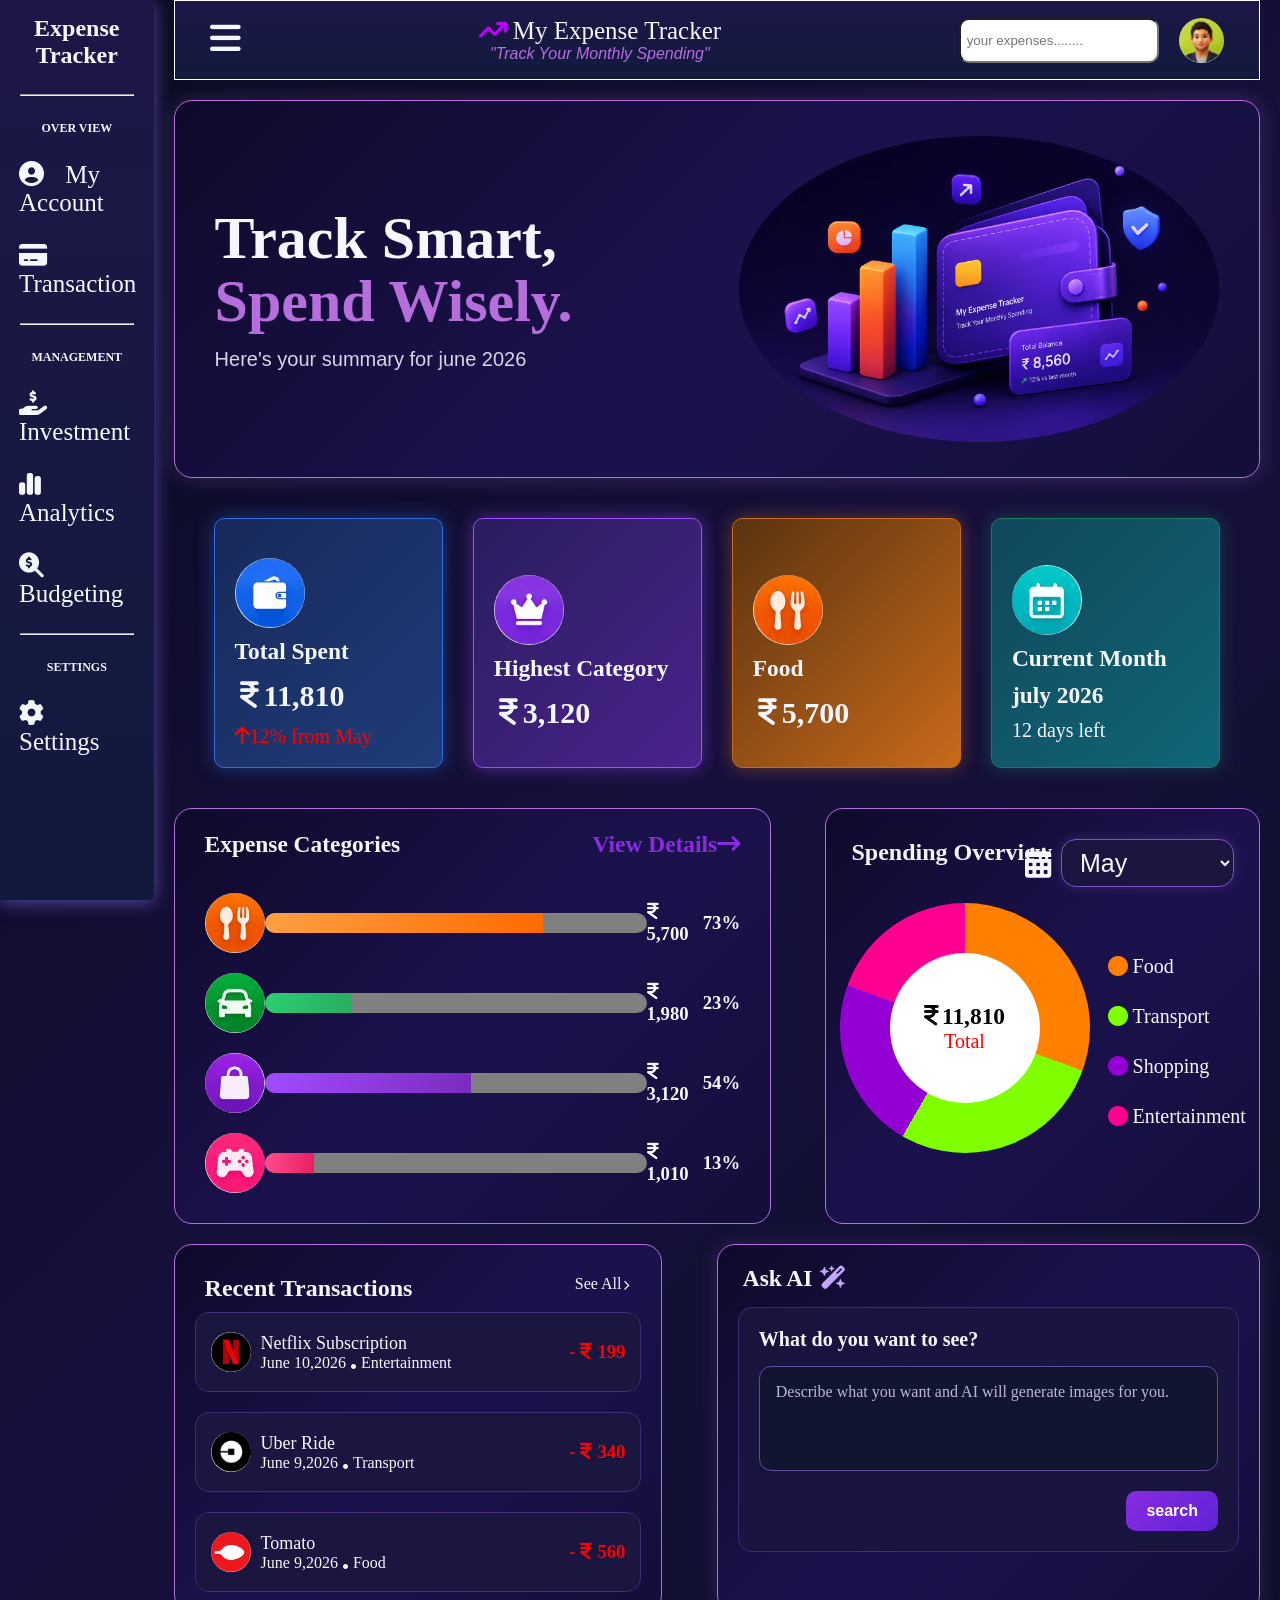
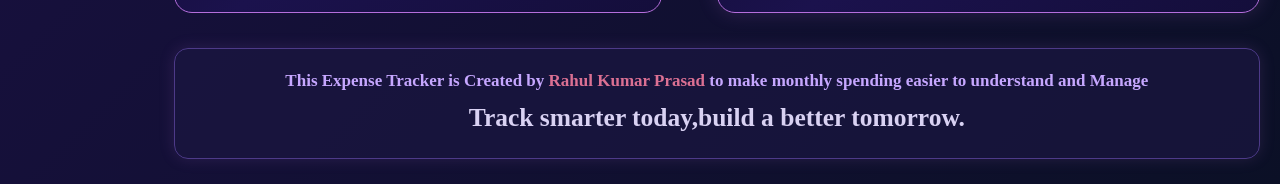
<file: miniProjects-1/index.html>
<!DOCTYPE html>
<html lang="en">
<head>
    <meta charset="UTF-8">
    <meta name="viewport" content="width=device-width, initial-scale=1.0">
    <title>My Expense Tracker</title>
    <link rel="stylesheet" href="https://cdnjs.cloudflare.com/ajax/libs/font-awesome/6.5.2/css/all.min.css">
    <link rel="stylesheet" href="test.css">
</head>
<body>
    <div id="main">
        <!-- left side......... -->
        <div id="sidebar">
           <h2>Expense<br>Tracker</h2>
           <hr>
           <h3>OVER VIEW</h3>
           <P><i class="fa-solid fa-circle-user"></i> My Account</P>
            <p><i class="fa-solid fa-credit-card"></i> Transaction</p>
            <hr>
        <h3>MANAGEMENT</h3>
        <p><i class="fa-solid fa-hand-holding-dollar"></i> Investment</p>
        <p><i class="fa-solid fa-chart-simple"></i> Analytics</p>
        <p><i class="fa-solid fa-magnifying-glass-dollar"></i> Budgeting</p>
        <hr>
        <h3>SETTINGS</h3>
        <P><i class="fa-solid fa-gear"></i> Settings</P>
        </div>


        <!-- right side............. -->
         <div id="rightPart">
             <nav id="rightMenu">
            <div class="leftGroup">
                  <i class="fa-solid fa-bars"></i>
           
            </div>
             <div id="slogan"><p id="para1"><i class="fa-solid fa-arrow-trend-up"></i> My Expense Tracker</p>
            <p id="para2">"Track Your Monthly Spending"</p>
            </div>
          
            <div class="rightGroup">
                 <input   id="search"      type="text" placeholder=" your expenses........">
            <img src="profile.jpg" alt="profile">
            </div>
           
            

          </nav>


             <section id="Hero">
            <div class="leftHero">
             <h3>Track Smart,</h3>
             <h3 class="color">Spend Wisely.</h3>
             <p>Here's your summary for june 2026</p>

         </div>
         <div class="rightHero">
            <img src="heroImage.png" alt="" class="heroImage">
         </div>
         </section>
         <section class="middlePart">
            <div class="box1">
                <img src="spent.jpg" alt="image">
                <h3>Total Spent</h3>
                <h2><i class="fa-solid fa-indian-rupee-sign"></i>11,810</h2>
                <p><i class="fa-solid fa-arrow-up"></i>12% from May</p>
            </div>
            <div class="box2">
                <img src="shopping.jpg" alt="">
                <h3>Highest Category</h3>
                <h2><i class="fa-solid fa-indian-rupee-sign"></i>3,120</h2>
            </div>
                  <div class="box4">
                <img src="food.jpg" alt="">
                <h3>Food</h3>
                <h2><i class="fa-solid fa-indian-rupee-sign"></i>5,700</h2>
            </div>
            <div class="box3">
                <img src="month.jpg" alt="">
            <h3>Current Month</h3>
           
            <h3>july 2026</h3>
            <p>12 days left</p>
            </div>
      

            
         </section>








         <section id="expenses">
            <div class="leftExpense">
                  <div class="titles">
                <h3>Expense Categories</h3>
                <h3>View Details<i class="fa-solid fa-arrow-right-long"></i></h3>
            </div>
            <div class="category">
                <div class="food">
                    <img src="food.jpg" alt="">
                    <div class="progressBar">
                        <div class="progressFood"></div>
                    </div>
                    <h3><i class="fa-solid fa-indian-rupee-sign"></i> 5,700</h3>
                    <h3>73%</h3>

                </div>
                 <!-- 2nd caategory......... -->
                    <div class="transport">
                    <img src="transport2.jpg" alt="">
                    <div class="progressBar">
                        <div class="progressTransport"></div>
                    </div>
                    <h3><i class="fa-solid fa-indian-rupee-sign"></i> 1,980</h3>
                    <h3>23%</h3>

                </div>
                <!-- 3rd category........... -->
                   <div class="shopping">
                    <img src="shoping2.jpg" alt="">
                    <div class="progressBar">
                        <div class="progressShopping"></div>
                    </div>
                    <h3><i class="fa-solid fa-indian-rupee-sign"></i> 3,120</h3>
                    <h3>54%</h3>

                </div>
                <!-- 4th category........ -->
                   <div class="entertainment">
                    <img src="entertainment.jpg" alt="">
                    <div class="progressBar">
                        <div class="progressEntertainment"></div>
                    </div>
                    <h3><i class="fa-solid fa-indian-rupee-sign"></i> 1,010</h3>
                    <h3>13%</h3>

                </div>
            </div>
            </div>
           
            <div class="graph">
                <h2>Spending Overview</h2>
                <div class="dual">
                     <div class="pieChart">
                    <div class="outerCircle">
                        <div class="innerCircle">
                            <h3><i class="fa-solid fa-indian-rupee-sign"></i>11,810</h3>
                            <p>Total</p>
                        </div>
                    </div>
                </div>
                <div class="rightText">
                    <p><i class="fa-solid fa-circle"></i>Food</p>
                    <p><i class="fa-solid fa-circle"></i>Transport</p>
                    <p><i class="fa-solid fa-circle"></i>Shopping</p>
                    <p><i class="fa-solid fa-circle"></i>Entertainment</p>
                </div>
                <div class="monthPicker">
                    <i class="fa-solid fa-calendar-days"></i>
                    <select  id="month">
                        <option >January</option>
                        <option >Febuary</option>
                        <option >March</option>
                        <option >April</option>
                        <option selected>May</option>
                        <option >June</option>
                        <option >July</option>
                        <option >Agust</option>
                        <option >September</option>
                        <option >October</option>
                        <option >November</option>
                        <option >December</option>
                    </select>
                </div>
                </div>
               
                
            </div>
            

         </section>




         <div class="mainFooter">
             <section class="footer">
            <div class="headings">
                    <h2>Recent Transactions</h2>
                    <p>See All<i class="fa-solid fa-chevron-right"></i></p>
            </div>
            <div class="container">
                
                  <div class="transaction netflix">
                      <div class="left-part 1"> <img src="netflix.jpg" alt="image">
                          <div class=" text 1">
                             <p>Netflix Subscription</p>
                              <p>June 10,2026<i class="fa-solid fa-circle"></i>Entertainment</p>
                          </div>
                       </div>
                   
                            <div class="amount text1Left">
                               <h3>-<i class="fa-solid fa-indian-rupee-sign"></i>199</h3>
                             </div>
                    
                  </div>


                  <!-- 2nd container................ -->
                <div class="transaction uber">
                    <div class="left-part 2">
                                  <img src="uber.jpg" alt="image">
                          <div class="text 2">
                                  <p>Uber Ride</p>
                                   <p>June 9,2026<i class="fa-solid fa-circle"></i>Transport</p>
                         </div>
                    </div>
                    
                    <div class="amount text2Left">
                        <h3>-<i class="fa-solid fa-indian-rupee-sign"></i>340</h3>
                    </div>
                    
             </div>


                  <!-- 3rd container.............. -->
                       <div class="transaction Tomato">
                        <div class="left-part 3">
                             <img src="yt.jpg" alt="image">
                    <div class="text 3">
                        <p>Tomato</p>
                    <p>June 9,2026<i class="fa-solid fa-circle"></i>Food</p>
                    </div>
                        </div>
                   
                    <div class="amount text3Left">
                        <h3>-<i class="fa-solid fa-indian-rupee-sign"></i>560</h3>
                    </div>
                    
                  </div>


            </div>

        
           

         </section>
             <div class="ai">
                <h3>Ask AI<i class="fa-solid fa-wand-magic-sparkles"></i></h3>
                  <div class="outerBox">
                    <h4>What do you want to see?</h4>
                    <div class="searchBox">
                        <p>Describe what you want and AI will generate images for you.</p>
                    </div>
                    <button class="search">search</button>
                  </div>
               
            </div>

         </div>
         <section class="endPart">
            <div class="end">
                <p>This Expense Tracker is Created by <strong>Rahul Kumar Prasad</strong> to make monthly spending easier to understand and Manage</p>
                <h2>Track smarter today,build a better tomorrow.</h2>
            </div>
         </section>


         </div>
        
      
    </div>
    
</body>
</html>
</file>
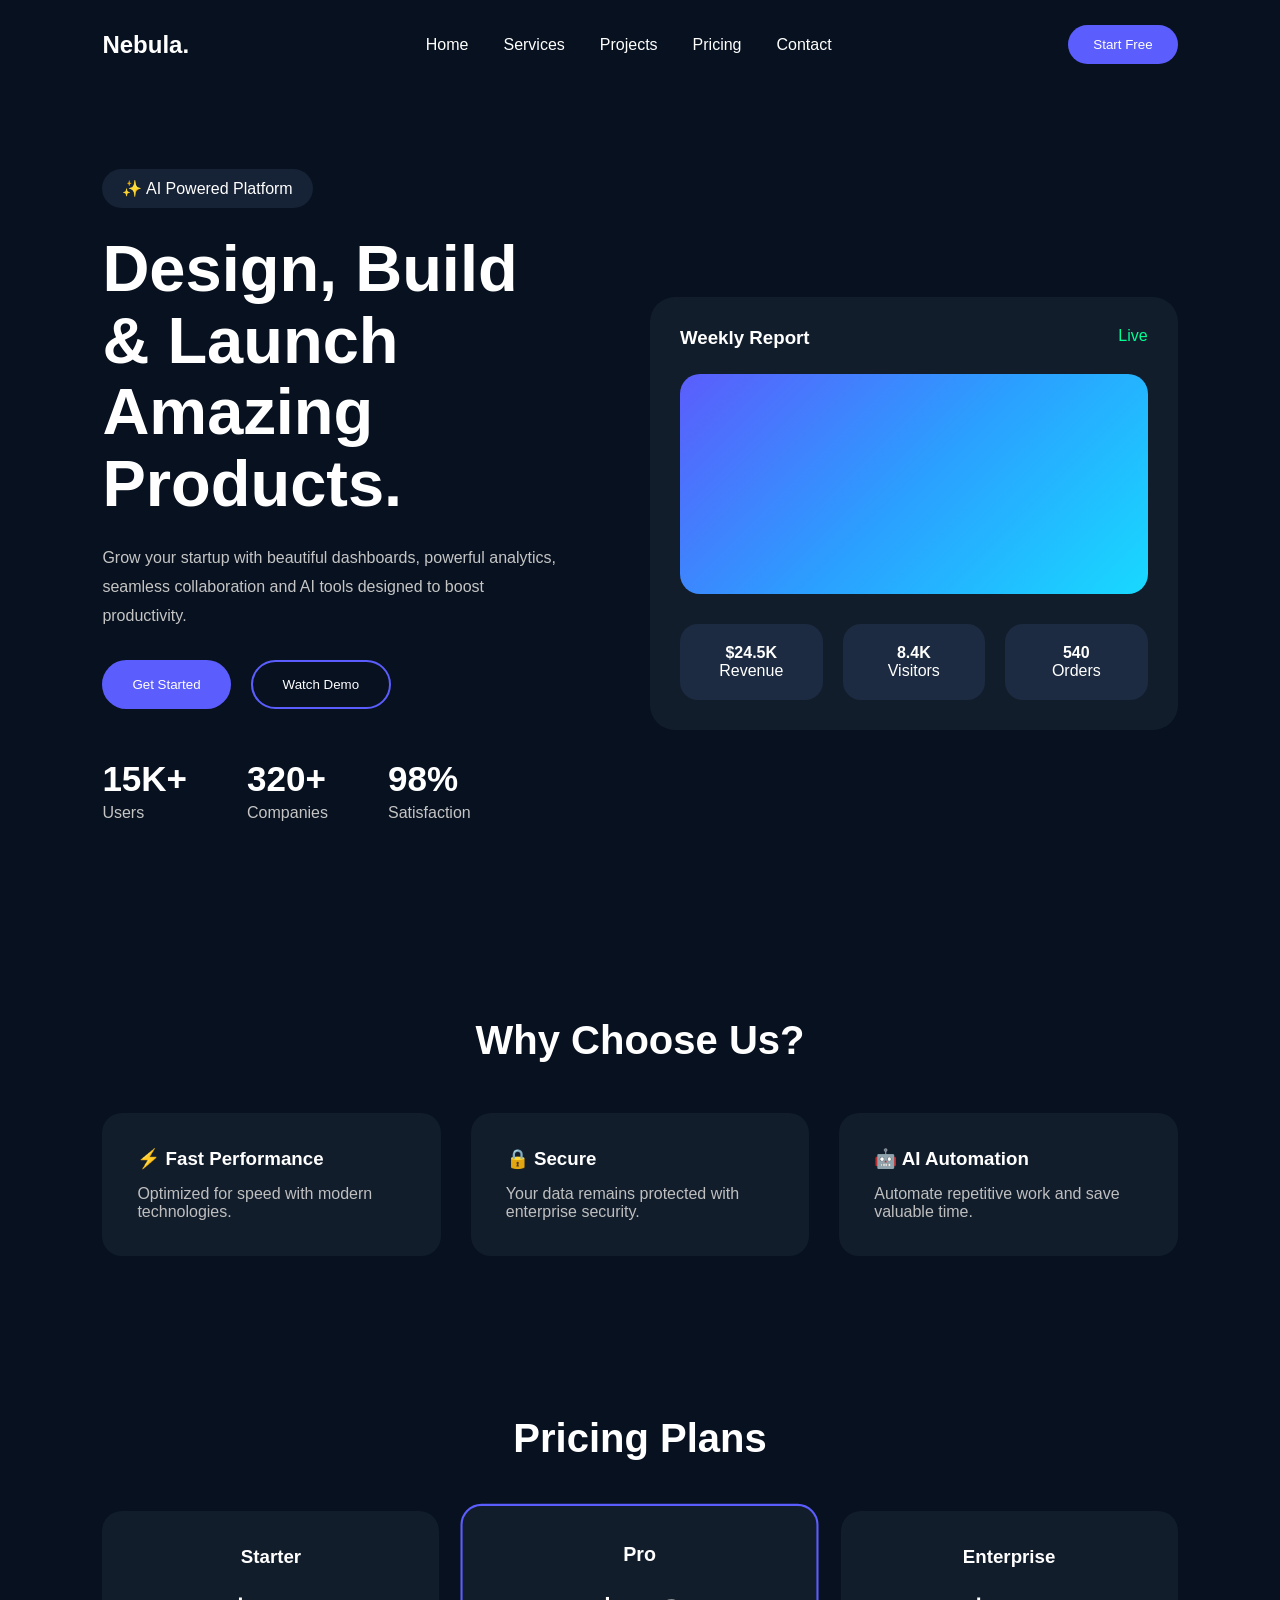
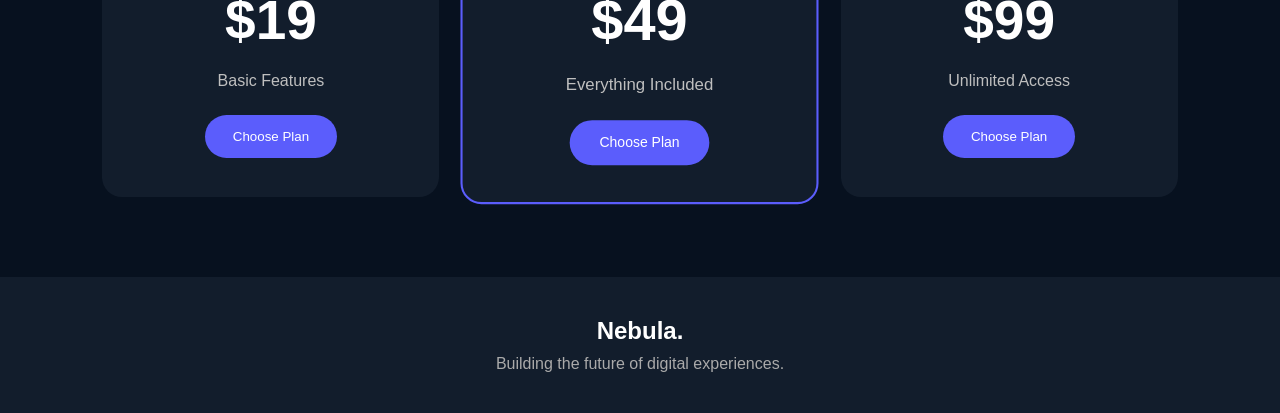
<file: miniProjects-2/random.html>
<!-- <!DOCTYPE html>
<html lang="en">
<head>
    <meta charset="UTF-8">
    <meta name="viewport" content="width=device-width, initial-scale=1.0">
    <title>Nebula</title>
    <link rel="stylesheet" href="random.css">
</head>
<body>

<header>
    <nav>
        <h2>Nebula</h2>

        <ul>
            <li><a href="#">Home</a></li>
            <li><a href="#">Features</a></li>
            <li><a href="#">Pricing</a></li>
            <li><a href="#">Contact</a></li>
        </ul>

        <button>Join</button>
    </nav>

    <section class="hero">
        <div class="left">
            <p class="tag">🚀 Future Starts Here</p>

            <h1>Build Digital Products That People Love.</h1>

            <p class="desc">
                A clean and modern platform to launch your next big idea with
                speed, simplicity and beautiful design.
            </p>

            <div class="buttons">
                <button class="primary">Get Started</button>
                <button class="secondary">Learn More</button>
            </div>
        </div>

        <div class="right">
            <div class="card">
                <h3>Dashboard</h3>

                <div class="bar"></div>
                <div class="bar short"></div>

                <div class="stats">
                    <div class="box"></div>
                    <div class="box"></div>
                    <div class="box"></div>
                </div>

                <div class="chart"></div>
            </div>
        </div>
    </section>
</header>

</body>
</html> -->
<!DOCTYPE html>
<html lang="en">
<head>
    <meta charset="UTF-8">
    <meta name="viewport" content="width=device-width, initial-scale=1.0">
    <title>Nebula</title>
    <link rel="stylesheet" href="random.css">
</head>
<body>

<nav>
    <h2>Nebula.</h2>

    <ul>
        <li>Home</li>
        <li>Services</li>
        <li>Projects</li>
        <li>Pricing</li>
        <li>Contact</li>
    </ul>

    <button>Start Free</button>
</nav>

<section class="hero">

    <div class="content">

        <span class="badge">✨ AI Powered Platform</span>

        <h1>Design, Build & Launch Amazing Products.</h1>

        <p>
            Grow your startup with beautiful dashboards, powerful analytics,
            seamless collaboration and AI tools designed to boost productivity.
        </p>

        <div class="btns">
            <button class="primary">Get Started</button>
            <button class="secondary">Watch Demo</button>
        </div>

        <div class="numbers">

            <div>
                <h2>15K+</h2>
                <p>Users</p>
            </div>

            <div>
                <h2>320+</h2>
                <p>Companies</p>
            </div>

            <div>
                <h2>98%</h2>
                <p>Satisfaction</p>
            </div>

        </div>

    </div>

    <div class="dashboard">

        <div class="top">
            <h3>Weekly Report</h3>
            <span>Live</span>
        </div>

        <div class="graph"></div>

        <div class="cards">

            <div class="smallCard">
                <h4>$24.5K</h4>
                <p>Revenue</p>
            </div>

            <div class="smallCard">
                <h4>8.4K</h4>
                <p>Visitors</p>
            </div>

            <div class="smallCard">
                <h4>540</h4>
                <p>Orders</p>
            </div>

        </div>

    </div>

</section>

<section class="services">

    <h2>Why Choose Us?</h2>

    <div class="serviceContainer">

        <div class="service">
            <h3>⚡ Fast Performance</h3>
            <p>Optimized for speed with modern technologies.</p>
        </div>

        <div class="service">
            <h3>🔒 Secure</h3>
            <p>Your data remains protected with enterprise security.</p>
        </div>

        <div class="service">
            <h3>🤖 AI Automation</h3>
            <p>Automate repetitive work and save valuable time.</p>
        </div>

    </div>

</section>

<section class="pricing">

    <h2>Pricing Plans</h2>

    <div class="priceCards">

        <div class="price">
            <h3>Starter</h3>
            <h1>$19</h1>
            <p>Basic Features</p>
            <button>Choose Plan</button>
        </div>

        <div class="price active">
            <h3>Pro</h3>
            <h1>$49</h1>
            <p>Everything Included</p>
            <button>Choose Plan</button>
        </div>

        <div class="price">
            <h3>Enterprise</h3>
            <h1>$99</h1>
            <p>Unlimited Access</p>
            <button>Choose Plan</button>
        </div>

    </div>

</section>

<footer>

    <h2>Nebula.</h2>

    <p>Building the future of digital experiences.</p>

</footer>

</body>
</html>
</file>
<file: miniProjects-1/test.css>
*{
    margin: 0;
    box-sizing: border-box;
}
body{
    /* background-color: #0b1026;
    color: #f5f7ff; */
   
    background: linear-gradient(135deg, #080b1f, #17103d, #0b1026);
    color: #f5f7ff;
    min-height: 100vh;
}
#main{
    display: flex;
   
    
    
}

#sidebar{
   
    position: fixed;
    top: 0;
    left: 0;
    z-index: 1000;

    border-radius: 0 6px 6px 0;

    
    display: flex;
    flex-direction: column;
    /* border-radius: 6px; */
box-shadow: 0 2px 18px rgba(150, 120, 255, 0.55);
    height:100vh;
    width: 12%;
      background: linear-gradient(180deg, #1d1747, #111a3d);
    padding: 10px;
    gap: 25px;
}
#sidebar p{
    font-size: 25px;
    
    margin-left: 9px;
    margin-right: 9px;
    cursor: pointer;
     transition: 0.3s ease;


}
#sidebar p i{
    display: inline-block;
    padding-right: 40px;
    width: 22px;
    
    
}
#sidebar p:hover{
    color: #b9a7ff;
    transform: translateX(8px);
}
#sidebar h3{
    font-size: 12px;
    text-align: center;
}
#sidebar h2{
    text-align: center;
    padding-top:5px ;
    cursor: pointer;
    transition:  text-decoration,color 0.3s
}
#sidebar h2:hover{
    text-decoration: underline;
    color: #c6b8ff ;
}
#sidebar hr{
    width: 85%;
    margin:0 auto;
}






/* right menu................... */
#rightPart{
   
    
   
    margin-left: calc(12% + 20px);
    margin-right: 20px;
    display: flex;
    flex-direction: column;
    flex: 1;
    min-width: 0;
    
    
    
}
#rightMenu{
    
    position: sticky;
    top: 0;
    z-index: 999;

   
  background: linear-gradient(180deg, #1d1747, #111a3d);
  
    height: 80px;
    display: flex;

 justify-content: space-between;
  align-items: center;
  gap: 20px;
   
    
    border: 1px solid white;
    
}
.rightGroup{
    display: flex;
    gap:20px;
    padding-right: 35px;
  
}
#search{
    height: 45px;
    width: 200px;
    border-radius: 10px;
}

.rightGroup img{
    height:45px;
    width: 45px;
    border-radius: 50%;

}
.leftGroup{
   padding-left:35px;
   font-size: 35px;
}
#slogan{
    display: flex;
    flex-direction: column;
    align-items: center;
}
#para1{
    font-size: 25px;
}
#para1 i{
    color: #BF00FF;
}
#para2{
    color: #B56EDC;
    font-style: italic;
    font-family: Arial, Helvetica, sans-serif;
}
#Hero{
    display: flex;
    justify-content: space-between;
    align-items: center;

    margin-top: 20px;
    padding: 35px 40px;

    min-height: 260px;

    background: linear-gradient(135deg, #0f0a2b, #1b124d, #140e3b);

    border-radius: 18px;
    border:1px solid #B56EDC;
    
box-shadow: 0 0 20px rgba(181, 110, 220, 0.25);
}

.leftHero{
    width: 45%;

    display: flex;
    flex-direction: column;
    justify-content: center;
    align-items: flex-start;
}

.leftHero h3{
    font-size: 60px;
    line-height: 1.05;
}

.color{
    color:#B56EDC;
}

.leftHero p{
    margin-top: 15px;
    font-size: 20px;
    color:#d6d6e8;
    font-family: Arial, Helvetica, sans-serif;
}

.rightHero{
    width:50%;

    display:flex;
    justify-content:flex-end;
    align-items:center;
}

.heroImage{
    width:100%;
    max-width:480px;
    height:auto;
    display:block;
    border-radius: 50%;
   
}
.middlePart{
    display: flex;
    justify-content:space-around;
    margin: 40px;
    gap: 30px;
    font-size: 20px;
}
.box1{
    height: 250px;
    width: 290px;
    padding: 20px;
    gap: 10px;
    display: flex;
    flex-direction: column;
    justify-content: center;
     border: 1px solid #2D6CDF;
     border-radius: 10px;
    background: linear-gradient(135deg, #18295A, #1F3D7A);
    box-shadow: 0 0 18px rgba(45, 108, 223, 0.45);
}
.box1 h2 i{
   margin: 5px;
}
.box1 img{
    height: 70px;
    width: 70px;
    border-radius: 50%;
    margin-top: 20px;
}
.box1 p{
    color: red;
}
.box2{
        height: 250px;
    width: 290px;
    padding: 20px;
    gap: 10px;
    display: flex;
    flex-direction: column;
    justify-content: center;
    background: linear-gradient(135deg, #2A1D5F, #4A238C);
  border: 1px solid #A14BFF;
box-shadow: 0 0 18px rgba(161, 75, 255, 0.45);
    border-radius: 10px;
    box-shadow: 0 0 18px rgba(161, 75, 255, 0.45);
   
}
.box2 h2 i{
   margin: 5px;
}
.box2 img{  
    height: 70px;
    width: 70px;
    border-radius: 50%;
    margin-top: 20px;
}
.box3{
       height: 250px;
    width: 290px;
    padding: 20px;
    gap: 10px;
    display: flex;
    flex-direction: column;
    justify-content: center;
    background: linear-gradient(135deg, #11475A, #0F6677);
    border: 1px solid #1D7A64;
    border-radius: 10px;
    box-shadow: 0 0 18px rgba(29, 122, 100, 0.45);
}
.box3 img{
      height: 70px;
    width: 70px;
    border-radius: 50%;
    margin-top: 20px;

}
.box4{
        height: 250px;
    width: 290px;
    padding: 20px;
    gap: 10px;
    display: flex;
    flex-direction: column;
    justify-content: center;
    background: linear-gradient(135deg, #5A3310, #C96A1B);
    border: 1px solid #C96A1B;
      border-radius: 10px;
    box-shadow: 0 0 18px rgba(201, 106, 27, 0.45);
}
.box4 h2 i{
   margin: 5px;
}
.box4 img{  
    height: 70px;
    width: 70px;
    border-radius: 50%;
    margin-top: 20px;
}
#expenses{
  
    display: flex;
    justify-content: space-between;


}
.leftExpense{
    width: 55%;
    background: linear-gradient(135deg, #0f0a2b, #1b124d, #140e3b);
    border-radius: 18px;
    border: 1px solid #B56EDC;
    overflow: hidden;
}

.titles{
    display: flex;
    justify-content: space-between;
    align-items: center;
    font-size: 20px;
    padding: 22px 30px 15px;
}
.titles h3:last-child{
    color:#8a2be2;
   
    transition:all 0.3s;
}
.titles h3:last-child:hover{
   
     transform: translate(1.3px);
    text-decoration: underline;
}
.category{
    display: flex;
    flex-direction: column;
    gap: 20px;
    margin: 0;
    padding: 20px 30px 30px;
}
.category img{
    height: 60px;
    width: 60px;
    border-radius: 50%;
}

.food,.transport,.entertainment,.shopping{
    display: flex;
    align-items: center;
    justify-content: space-between;
  
}
.progressBar{
    height: 20px;
    width:400px;
    background-color: gray;
    border-radius: 20px;
    overflow: hidden;
}
.progressFood{
    height: 20px;
    width: 73%;
     background: linear-gradient(90deg, #FF9F43, #FF6B00);
}
.progressTransport{
    height: 20px;
    width: 23%;
     background: linear-gradient(90deg, #2ECC71, #27AE60);
}
.progressShopping{
    height: 20px;
    width: 54%;
      background: linear-gradient(90deg, #A14BFF, #7B2CBF);
}
.progressEntertainment{
    height: 20px;
    width: 13%;
  background: linear-gradient(90deg, #FF4D8D, #E91E63);
}
.graph{
    position: relative;
    width: 40%;
   min-height: 350px;
     background: linear-gradient(135deg, #0f0a2b, #1b124d, #140e3b);
   
       border-radius: 18px;
    border:1px solid #B56EDC;
    display: flex;
    flex-direction: column;
    justify-content: center;
 
    
}
.graph h2{
    position: absolute;
    top:30px;
    left:25px
}
.dual{
    display: flex;
    justify-content: space-evenly;
    margin-top: 23px;
}
.rightText{
    display: flex;
    flex-direction: column;
    gap: 20px;
    font-size: 20px;
    margin-top: 48px;
}
.rightText p i{
    margin: 5px;
}
.rightText p:nth-child(1) i{
    color: #ff7f00;
}
.rightText p:nth-child(2) i{
    color:#7fff00;
}
.rightText p:nth-child(3) i{
    color: #9400d3;
}
.rightText p:last-child i{
    color:#ff0090;
}
/* graphhhhhhhh................ */
.outerCircle{
    height: 250px;
    width: 250px;
       background: conic-gradient(
        #ff7f00 0deg 110deg,
        #7fff00 110deg 210deg,
        #9400d3 210deg 290deg,
        #ff0090 290deg 360deg
    );
    border-radius: 50%;
    display: flex;
    align-items: center;
    justify-content: center;
}
.innerCircle{
    font-size: 20px;
    height: 150px;
    width: 150px;
    border-radius: 50%;
    background-color: white;
    display: flex;
    flex-direction: column;
    align-items: center;
    justify-content: center;
}
.innerCircle h3{
    
    color: black;
}
.innerCircle h3 i{
    margin-right: 3px;
}
.innerCircle p{
    color: red;
}
/* foooter sections.......... */
.footer{
     width: 45%;
     margin-top: 20px;
     background: linear-gradient(135deg, #0f0a2b, #1b124d, #140e3b);
    border-radius: 18px;
    border:1px solid #B56EDC;
    padding: 20px;
}
.headings{
    display: flex;
    justify-content: space-between;
    margin: 10px;
   
}
.headings i{
    font-size: 10px;
    margin: -15px 2px;
}
.headings p{
    cursor:pointer;
    transition: all 0.3s ;
}

.headings p:hover{
    transform: translateX(1.5px);
    scale: (1.2);
    color:#8a2be2;
}
.container{
    
    display: flex;
    flex-direction: column;
    gap: 20px;
    
}
.transaction{
    height: 80px;
  display: flex;
  justify-content: space-between;
 align-items: center  ;
 background: #1a1640;
border: 1px solid #3d2b73;
border-radius: 14px;
padding: 15px;
    
}
.transaction img{
    height: 40px;
    width: 40px;
    border-radius: 50%;
}
.left-part{
    display: flex;
    align-items: center;
    gap: 10px;
}
.text i{
   font-size: 5px;
   margin:0px 5px;
}
.text p:first-child{
    font-size: 18px
}

.amount i{
    margin:0px 5px;
}
.amount h3{
    color: red;
}
.monthPicker{
    display: flex;
    align-items: center;
    gap: 10px;
    font-size: 30px;
    position: absolute;
    top:30px;
    right:25px;
   
   
} 
.monthPicker select{
    font-size: 25px;
     border-radius: 15px;
         padding: 8px 14px;
    background: #1a1640;
    color: #f5f7ff;
    border: 1px solid #7654c9;
    outline: none;
    cursor: pointer;
    box-shadow: 0 0 12px rgba(181, 110, 220, 0.22);
}
.mainFooter{
    display: flex;
    gap: 20px;
    justify-content: space-between;
}
.ai{
    width: 50%;
    margin-top: 20px;
    background: linear-gradient(135deg, #0f0a2b, #1b124d, #140e3b);
    border-radius: 18px;
    border: 1px solid #B56EDC;
    padding: 20px;
    font-size: 20px;
    box-shadow: 0 0 20px rgba(181, 110, 220, 0.18);
}

.ai h3{
    padding-left: 5px;
    color: #f5f7ff;
}

.ai i{
    margin-left: 8px;
    color: #c6a7ff;
}

.outerBox{
    position: relative;
    min-height: 245px;
    width: 100%;
    padding: 20px;
    margin-top: 15px;
    border-radius: 14px;
    background: rgba(26, 22, 64, 0.9);
    border: 1px solid #3d2b73;
}

.outerBox h4{
    color: #f5f7ff;
}

.searchBox{
    height: 105px;
    width: 100%;
    margin: 15px 0;
    padding: 16px;
    border-radius: 12px;
    background: #11152f;
    border: 1px solid #5c4b9b;
    color: #cfc9e8;
}

.searchBox p{
    color: #bdb6d8;
    font-size: 16px;
}

.search{
    position: absolute;
    right: 20px;
    bottom: 20px;
    padding: 11px 20px;
    border: none;
    border-radius: 10px;
    background: linear-gradient(135deg, #8a2be2, #5d23d6);
    color: white;
    font-size: 16px;
    font-weight: bold;
    cursor: pointer;
    transition: 0.3s ease;
}

.search:hover{
    transform: translateY(-3px);
    box-shadow: 0 0 15px rgba(161, 75, 255, 0.8);
}
.end{
    margin: 35px 0 25px;
    padding: 18px 25px;
    text-align: center;
    font-size: 17px;
    line-height: 1.7;
    color: #d9d2f3;
    background: rgba(26, 22, 64, 0.7);
    border: 1px solid #4d3a88;
    border-radius: 14px;
    box-shadow: 0 0 16px rgba(181, 110, 220, 0.15);
}
.end strong{
    color: palevioletred;
}

.end::first-line{
    color: #c6a7ff;
    font-weight: 800;
}




@media (max-width: 1200px) {
    #sidebar {
        width: 18%;
    }

    #rightPart {
        margin-left: calc(18% + 20px);
    }

    #sidebar p {
        font-size: 18px;
    }

    #sidebar p i {
        padding-right: 25px;
    }

    .middlePart {
        flex-wrap: wrap;
        justify-content: center;
        margin: 30px 0;
    }

    .box1,
    .box2,
    .box3,
    .box4 {
        width: 45%;
    }

    #expenses {
        gap: 20px;
    }

    .leftExpense {
        width: 58%;
    }

    .graph {
        width: 40%;
    }

    .progressBar {
        width: 220px;
    }

    .outerCircle {
        height: 210px;
        width: 210px;
    }

    .innerCircle {
        height: 125px;
        width: 125px;
        font-size: 16px;
    }

    .rightText {
        font-size: 16px;
    }
}


@media (max-width: 900px) {
    #sidebar {
        width: 80px;
        padding: 10px 5px;
        align-items: center;
    }

    #sidebar h2 {
        font-size: 14px;
    }

    #sidebar h3,
    #sidebar hr {
        display: none;
    }

    #sidebar p {
        font-size: 0;
        margin: 10px 0;
    }

    #sidebar p i {
        font-size: 23px;
        padding-right: 0;
        width: auto;
    }

    #rightPart {
        margin-left: 100px;
        margin-right: 15px;
    }

    #rightMenu {
        height: auto;
        min-height: 75px;
    }

    .leftGroup {
        padding-left: 20px;
        font-size: 28px;
    }

    #para1 {
        font-size: 19px;
    }

    #para2 {
        font-size: 13px;
    }

    .rightGroup {
        padding-right: 20px;
        gap: 12px;
    }

    #search {
        width: 150px;
    }

    #Hero {
        padding: 30px;
    }

    .leftHero h3 {
        font-size: 45px;
    }

    .leftHero p {
        font-size: 17px;
    }

    #expenses {
        flex-direction: column;
    }

    .leftExpense,
    .graph {
        width: 100%;
    }

    .graph {
        min-height: 380px;
    }

    .progressBar {
        width: 55%;
    }

    .mainFooter {
        flex-direction: column;
    }

    .footer,
    .ai {
        width: 100%;
    }
}



@media (max-width: 767px) {
    #sidebar {
        display: none;
    }

    #rightPart {
        margin: 0 10px;
    }

    #rightMenu {
        margin: 0;
        padding: 12px 10px;
        gap: 10px;
    }

    .leftGroup {
        padding-left: 5px;
        font-size: 24px;
    }

    #slogan {
        align-items: flex-start;
    }

    #para1 {
        font-size: 15px;
    }

    #para2 {
        font-size: 11px;
    }

    #search {
        display: none;
    }

    .rightGroup {
        padding-right: 5px;
    }

    .rightGroup img {
        height: 38px;
        width: 38px;
    }

    #Hero {
        margin: 15px 0;
        min-height: 230px;
        padding: 28px 22px;
    }

    .rightHero {
        display: none;
    }

    .leftHero {
        width: 100%;
    }

    .leftHero h3 {
        font-size: 38px;
    }

    .leftHero p {
        font-size: 15px;
        line-height: 1.5;
    }

    .middlePart {
        margin: 20px 0;
        gap: 15px;
        justify-content: space-between;
    }

    .box1,
    .box2,
    .box3,
    .box4 {
        width: 47%;
        height: 210px;
        padding: 15px;
        font-size: 15px;
    }

    .box1 img,
    .box2 img,
    .box3 img,
    .box4 img {
        height: 52px;
        width: 52px;
        margin-top: 5px;
    }

    .box1 h2,
    .box2 h2,
    .box3 h2,
    .box4 h2 {
        font-size: 20px;
    }

    #expenses {
        flex-direction: column;
        gap: 20px;
    }

    .leftExpense,
    .graph {
        width: 100%;
    }

    .titles {
        padding: 18px 15px;
        font-size: 15px;
    }

    .titles h3:last-child {
        font-size: 13px;
    }

    .category {
        padding: 15px;
        gap: 18px;
    }

    .category img {
        height: 42px;
        width: 42px;
    }

    .food,
    .transport,
    .shopping,
    .entertainment {
        gap: 8px;
    }

    .food h3,
    .transport h3,
    .shopping h3,
    .entertainment h3 {
        font-size: 13px;
    }

    .progressBar {
        width: 35%;
        height: 13px;
    }

    .progressFood,
    .progressTransport,
    .progressShopping,
    .progressEntertainment {
        height: 13px;
    }

    .graph {
        min-height: 480px;
        padding-top: 75px;
    }

    .graph h2 {
        top: 20px;
        left: 18px;
        font-size: 20px;
    }

    .monthPicker {
        top: 15px;
        right: 15px;
        font-size: 20px;
        gap: 5px;
    }

    .monthPicker select {
        font-size: 14px;
        padding: 6px 8px;
        border-radius: 8px;
    }

    .dual {
        flex-direction: column;
        align-items: center;
        gap: 15px;
        margin-top: 20px;
    }

    .outerCircle {
        height: 210px;
        width: 210px;
    }

    .innerCircle {
        height: 125px;
        width: 125px;
        font-size: 15px;
    }

    .rightText {
        margin-top: 5px;
        display: grid;
        grid-template-columns: 1fr 1fr;
        gap: 12px;
        font-size: 15px;
    }

    .mainFooter {
        flex-direction: column;
        gap: 0;
    }

    .footer,
    .ai {
        width: 100%;
        margin-top: 20px;
        padding: 15px;
    }

    .headings {
        margin: 5px;
    }

    .headings h2 {
        font-size: 19px;
    }

    .transaction {
        height: auto;
        min-height: 75px;
        padding: 10px;
    }

    .transaction img {
        height: 36px;
        width: 36px;
    }

    .text p:first-child {
        font-size: 14px;
    }

    .text p:last-child {
        font-size: 11px;
    }

    .amount h3 {
        font-size: 14px;
    }

    .outerBox {
        min-height: 220px;
    }

    .searchBox {
        height: 90px;
    }

    .searchBox p {
        font-size: 13px;
    }

    .end {
        margin: 25px 0 15px;
        padding: 15px;
        font-size: 14px;
    }

    .end h2 {
        font-size: 18px;
        margin-top: 10px;
    }
}



@media (max-width: 420px) {
    #para1 {
        font-size: 13px;
    }

    #para2 {
        display: none;
    }

    .leftHero h3 {
        font-size: 32px;
    }

    .box1,
    .box2,
    .box3,
    .box4 {
        width: 100%;
        height: 185px;
    }

    .progressBar {
        width: 28%;
    }

    .food h3,
    .transport h3,
    .shopping h3,
    .entertainment h3 {
        font-size: 11px;
    }

    .category img {
        height: 35px;
        width: 35px;
    }

    .monthPicker select {
        width: 80px;
    }

    .graph h2 {
        font-size: 17px;
    }

    .outerCircle {
        height: 185px;
        width: 185px;
    }

    .innerCircle {
        height: 110px;
        width: 110px;
        font-size: 13px;
    }

    .rightText {
        font-size: 13px;
    }
}
</file>
<file: miniProjects-2/random.css>
/* *{
    margin:0;
    padding:0;
    box-sizing:border-box;
    font-family:Arial, Helvetica, sans-serif;
}

body{
    background:#0b1120;
    color:white;
}

header{
    min-height:100vh;
    padding:40px 8%;
}

nav{
    display:flex;
    justify-content:space-between;
    align-items:center;
}

nav h2{
    font-size:32px;
}

nav ul{
    display:flex;
    list-style:none;
    gap:35px;
}

nav a{
    color:white;
    text-decoration:none;
}

nav button{
    padding:12px 24px;
    border:none;
    border-radius:30px;
    background:#6d5dfc;
    color:white;
    cursor:pointer;
}

.hero{
    margin-top:80px;
    display:flex;
    justify-content:space-between;
    align-items:center;
    gap:70px;
}

.left{
    flex:1;
}

.tag{
    display:inline-block;
    background:#1e293b;
    padding:10px 20px;
    border-radius:30px;
    margin-bottom:25px;
}

.left h1{
    font-size:64px;
    line-height:1.1;
    margin-bottom:20px;
}

.desc{
    color:#b6bdd3;
    line-height:1.8;
    max-width:520px;
    margin-bottom:35px;
}

.buttons{
    display:flex;
    gap:20px;
}

.primary{
    background:#6d5dfc;
    color:white;
    border:none;
    padding:16px 34px;
    border-radius:40px;
    cursor:pointer;
}

.secondary{
    background:transparent;
    color:white;
    border:2px solid #6d5dfc;
    padding:16px 34px;
    border-radius:40px;
    cursor:pointer;
}

.right{
    flex:1;
    display:flex;
    justify-content:center;
}

.card{
    width:420px;
    background:#111827;
    border-radius:30px;
    padding:30px;
    box-shadow:0 25px 60px rgba(0,0,0,.45);
}

.card h3{
    margin-bottom:25px;
}

.bar{
    width:100%;
    height:15px;
    background:#6d5dfc;
    border-radius:20px;
    margin-bottom:15px;
}

.short{
    width:65%;
    background:#3b82f6;
}

.stats{
    display:flex;
    gap:15px;
    margin:30px 0;
}

.box{
    flex:1;
    height:90px;
    background:#1e293b;
    border-radius:18px;
}

.chart{
    height:180px;
    border-radius:20px;
    background:linear-gradient(135deg,#6d5dfc,#3b82f6,#06b6d4);
}

@media(max-width:900px){

.hero{
    flex-direction:column;
}

.left h1{
    font-size:48px;
}

.card{
    width:100%;
}

nav ul{
    display:none;
}

} */
 *{
    margin:0;
    padding:0;
    box-sizing:border-box;
    font-family:Arial, Helvetica, sans-serif;
}

body{
    background:#07111f;
    color:white;
}

nav{
    display:flex;
    justify-content:space-between;
    align-items:center;
    padding:25px 8%;
}

nav ul{
    display:flex;
    gap:35px;
    list-style:none;
}

nav button{
    padding:12px 25px;
    border:none;
    border-radius:30px;
    background:#5b5dfc;
    color:white;
    cursor:pointer;
}

.hero{
    display:flex;
    align-items:center;
    justify-content:space-between;
    gap:80px;
    padding:80px 8%;
}

.content{
    flex:1;
}

.badge{
    display:inline-block;
    background:#162235;
    padding:10px 20px;
    border-radius:25px;
}

.content h1{
    font-size:65px;
    margin:25px 0;
    line-height:1.1;
}

.content p{
    color:#c5c5c5;
    line-height:1.8;
    margin-bottom:30px;
}

.btns{
    display:flex;
    gap:20px;
}

.primary{
    padding:15px 30px;
    border:none;
    border-radius:30px;
    background:#5b5dfc;
    color:white;
}

.secondary{
    padding:15px 30px;
    border:2px solid #5b5dfc;
    background:none;
    color:white;
    border-radius:30px;
}

.numbers{
    display:flex;
    gap:60px;
    margin-top:50px;
}

.numbers h2{
    font-size:35px;
}

.dashboard{
    flex:1;
    background:#121d2c;
    padding:30px;
    border-radius:25px;
}

.top{
    display:flex;
    justify-content:space-between;
    margin-bottom:25px;
}

.top span{
    color:#00ff95;
}

.graph{
    height:220px;
    border-radius:20px;
    background:linear-gradient(135deg,#5b5dfc,#2b9fff,#18d9ff);
}

.cards{
    display:flex;
    gap:20px;
    margin-top:30px;
}

.smallCard{
    flex:1;
    background:#1c2b41;
    padding:20px;
    border-radius:18px;
    text-align:center;
}

.services,
.pricing{
    padding:80px 8%;
}

.services h2,
.pricing h2{
    text-align:center;
    margin-bottom:50px;
    font-size:40px;
}

.serviceContainer,
.priceCards{
    display:flex;
    gap:30px;
}

.service,
.price{
    flex:1;
    background:#121d2c;
    padding:35px;
    border-radius:20px;
}

.service p,
.price p{
    margin-top:15px;
    color:#bfbfbf;
}

.price{
    text-align:center;
}

.price h1{
    font-size:55px;
    margin:20px 0;
}

.price button{
    margin-top:25px;
    padding:14px 28px;
    border:none;
    border-radius:30px;
    background:#5b5dfc;
    color:white;
}

.active{
    transform:scale(1.05);
    border:2px solid #5b5dfc;
}

footer{
    padding:40px;
    text-align:center;
    background:#121d2c;
}

footer p{
    margin-top:10px;
    color:#aaa;
}

@media(max-width:900px){

.hero,
.serviceContainer,
.priceCards{
    flex-direction:column;
}

.content h1{
    font-size:45px;
}

nav ul{
    display:none;
}

.numbers{
    justify-content:space-between;
}

}
</file>
